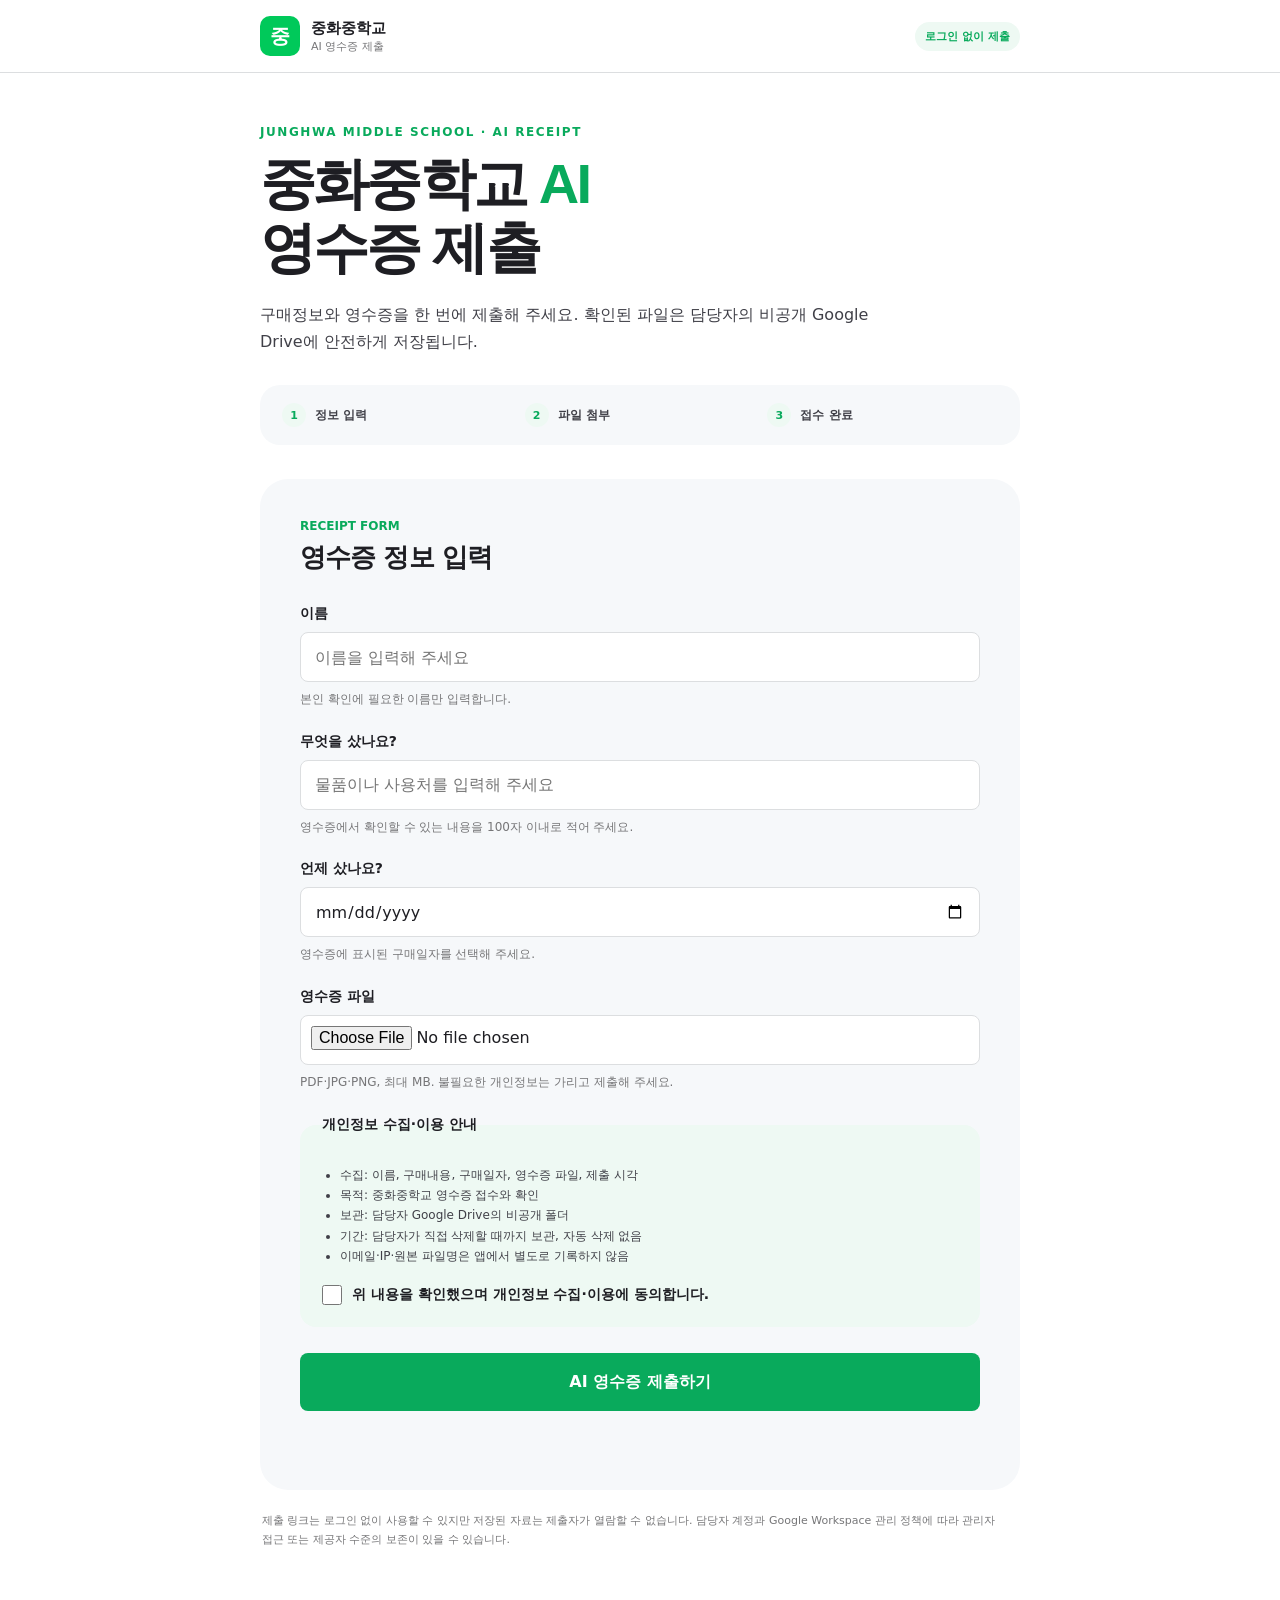
<file: apps-script/Index.html>
<!DOCTYPE html>
<html lang="ko">
  <head>
    <base target="_top">
    <meta charset="utf-8">
    <style>
      :root {
        color-scheme: light;
        --green: #09aa5c;
        --green-hover: #0b9552;
        --green-brand: #00c95a;
        --green-tint: #eef9f3;
        --ink: #1e1e23;
        --body: #404048;
        --muted: #767678;
        --surface: #f6f8fa;
        --line: #dcdee0;
        --white: #ffffff;
        --danger: #d93025;
      }

      * { box-sizing: border-box; }
      body {
        margin: 0;
        min-height: 100vh;
        color: var(--ink);
        background: var(--white);
        font-family: "Pretendard", "Noto Sans KR", system-ui, -apple-system, BlinkMacSystemFont, "Segoe UI", sans-serif;
        word-break: keep-all;
      }
      .topbar { border-bottom: 1px solid var(--line); }
      .topbar-inner { width: min(100% - 32px, 760px); min-height: 72px; margin: 0 auto; display: flex; align-items: center; justify-content: space-between; gap: 16px; }
      .brand { display: inline-flex; align-items: center; gap: 11px; }
      .brand-mark { width: 40px; height: 40px; display: grid; place-items: center; border-radius: 10px; background: var(--green-brand); color: var(--white); font: 800 20px/1 "NanumSquare Neo", "Pretendard", sans-serif; }
      .brand-copy { display: grid; gap: 1px; }
      .brand-copy strong { font-size: 15px; }
      .brand-copy small { color: var(--muted); font-size: 11px; }
      .access-badge { padding: 7px 10px; border-radius: 9999px; background: var(--green-tint); color: var(--green); font-size: 11px; font-weight: 800; }

      main { width: min(100% - 32px, 760px); margin: 0 auto; padding: 52px 0 64px; }
      .eyebrow { margin: 0 0 13px; color: var(--green); font-size: 12px; font-weight: 800; letter-spacing: .13em; }
      h1 { margin: 0; font-family: "NanumSquare Neo", "Pretendard", "Noto Sans KR", sans-serif; font-size: clamp(38px, 8vw, 56px); font-weight: 800; line-height: 1.15; letter-spacing: -.05em; }
      h1 span { color: var(--green); }
      .intro { max-width: 620px; margin: 20px 0 30px; color: var(--body); font-size: 16px; line-height: 1.7; }
      .steps { margin: 0 0 34px; padding: 18px 22px; display: grid; grid-template-columns: repeat(3, 1fr); gap: 12px; border-radius: 20px; background: var(--surface); }
      .step { display: flex; align-items: center; gap: 9px; color: var(--body); font-size: 12px; font-weight: 700; }
      .step span { width: 24px; height: 24px; flex: 0 0 auto; display: grid; place-items: center; border-radius: 50%; background: var(--green-tint); color: var(--green); font-size: 11px; }

      .card { padding: clamp(24px, 5vw, 40px); border-radius: 28px; background: var(--surface); }
      .card-head { margin-bottom: 30px; }
      .card-kicker { margin: 0 0 7px; color: var(--green); font-size: 12px; font-weight: 800; }
      h2 { margin: 0; font-size: 26px; letter-spacing: -.035em; }
      .field { margin-bottom: 24px; }
      label, legend { display: block; margin-bottom: 9px; font-size: 14px; font-weight: 800; }
      input[type="text"], input[type="date"], input[type="file"] { width: 100%; min-height: 50px; border: 1px solid var(--line); border-radius: 8px; background: var(--white); color: var(--ink); font: inherit; }
      input[type="text"], input[type="date"] { padding: 12px 14px; }
      input[type="file"] { padding: 10px; }
      input:hover { border-color: #c8cacc; }
      input:focus { border-color: var(--green); outline: 1px solid var(--green); }
      button:focus-visible { outline: 3px solid rgba(9,170,92,.32); outline-offset: 3px; }
      .hint { margin: 8px 0 0; color: var(--muted); font-size: 12px; line-height: 1.55; }
      fieldset { margin: 6px 0 26px; padding: 22px; border: 0; border-radius: 16px; background: var(--green-tint); }
      legend { padding: 0; }
      .privacy-list { margin: 0 0 18px; padding-left: 18px; color: var(--body); font-size: 12px; line-height: 1.7; }
      .consent { display: flex; align-items: flex-start; gap: 10px; margin: 0; color: var(--ink); line-height: 1.5; }
      .consent input { width: 20px; height: 20px; flex: 0 0 auto; margin: 1px 0 0; accent-color: var(--green); }
      button { width: 100%; min-height: 58px; border: 0; border-radius: 8px; background: var(--green); color: var(--white); font: inherit; font-size: 16px; font-weight: 800; cursor: pointer; transition: background-color 100ms ease; }
      button:hover { background: var(--green-hover); }
      button:disabled { cursor: wait; background: #aaaaac; }
      .status { min-height: 24px; margin: 15px 0 0; text-align: center; font-size: 13px; font-weight: 700; line-height: 1.5; }
      .status.error { color: var(--danger); }
      .status.success { color: var(--green); }
      .after-submit { display: none; margin-top: 20px; padding: 22px; border-radius: 16px; background: var(--green-tint); color: var(--body); text-align: center; }
      .after-submit strong { display: block; margin: 7px 0; color: var(--green); font-size: 20px; }
      .privacy-footnote { margin: 22px 2px 0; color: var(--muted); font-size: 11px; line-height: 1.65; }
      .bot-trap { position: absolute; left: -10000px; width: 1px; height: 1px; overflow: hidden; }

      @media (max-width: 620px) {
        .brand-copy small { display: none; }
        main { padding-top: 40px; }
        .steps { grid-template-columns: 1fr; gap: 10px; }
        .card { border-radius: 20px; }
      }
      @media (prefers-reduced-motion: reduce) { button { transition: none; } }
    </style>
  </head>
  <body>
    <header class="topbar">
      <div class="topbar-inner">
        <div class="brand">
          <span class="brand-mark" aria-hidden="true">중</span>
          <span class="brand-copy"><strong>중화중학교</strong><small>AI 영수증 제출</small></span>
        </div>
        <span class="access-badge">로그인 없이 제출</span>
      </div>
    </header>

    <main>
      <p class="eyebrow">JUNGHWA MIDDLE SCHOOL · AI RECEIPT</p>
      <h1>중화중학교 <span>AI</span><br>영수증 제출</h1>
      <p class="intro">구매정보와 영수증을 한 번에 제출해 주세요. 확인된 파일은 담당자의 비공개 Google Drive에 안전하게 저장됩니다.</p>

      <div class="steps" aria-label="제출 순서">
        <div class="step"><span>1</span>정보 입력</div>
        <div class="step"><span>2</span>파일 첨부</div>
        <div class="step"><span>3</span>접수 완료</div>
      </div>

      <section class="card" aria-labelledby="form-title">
        <div class="card-head">
          <p class="card-kicker">RECEIPT FORM</p>
          <h2 id="form-title">영수증 정보 입력</h2>
        </div>

        <form id="receipt-form" novalidate>
          <div class="field">
            <label for="submitter-name">이름</label>
            <input id="submitter-name" name="submitterName" type="text" minlength="2" maxlength="50" autocomplete="name" placeholder="이름을 입력해 주세요" required>
            <p class="hint">본인 확인에 필요한 이름만 입력합니다.</p>
          </div>

          <div class="field">
            <label for="purchase-description">무엇을 샀나요?</label>
            <input id="purchase-description" name="purchaseDescription" type="text" maxlength="100" autocomplete="off" placeholder="물품이나 사용처를 입력해 주세요" required>
            <p class="hint">영수증에서 확인할 수 있는 내용을 100자 이내로 적어 주세요.</p>
          </div>

          <div class="field">
            <label for="purchase-date">언제 샀나요?</label>
            <input id="purchase-date" name="purchaseDate" type="date" required>
            <p class="hint">영수증에 표시된 구매일자를 선택해 주세요.</p>
          </div>

          <div class="field">
            <label for="receipt-file">영수증 파일</label>
            <input id="receipt-file" name="receiptFile" type="file" accept=".pdf,.jpg,.jpeg,.png,application/pdf,image/jpeg,image/png" required>
            <p class="hint">PDF·JPG·PNG, 최대 <?= maxFileMb ?>MB. 불필요한 개인정보는 가리고 제출해 주세요.</p>
          </div>

          <fieldset>
            <legend>개인정보 수집·이용 안내</legend>
            <ul class="privacy-list">
              <li>수집: 이름, 구매내용, 구매일자, 영수증 파일, 제출 시각</li>
              <li>목적: 중화중학교 영수증 접수와 확인</li>
              <li>보관: 담당자 Google Drive의 비공개 폴더</li>
              <li>기간: 담당자가 직접 삭제할 때까지 보관, 자동 삭제 없음</li>
              <li>이메일·IP·원본 파일명은 앱에서 별도로 기록하지 않음</li>
            </ul>
            <label class="consent" for="consent">
              <input id="consent" name="consent" type="checkbox" value="yes" required>
              <span>위 내용을 확인했으며 개인정보 수집·이용에 동의합니다.</span>
            </label>
          </fieldset>

          <div class="bot-trap" aria-hidden="true">
            <label for="website">웹사이트</label>
            <input id="website" name="website" type="text" tabindex="-1" autocomplete="off">
          </div>
          <input id="submission-nonce" name="submissionNonce" type="hidden">
          <button id="submit-button" type="submit">AI 영수증 제출하기</button>
          <p id="status" class="status" role="status" aria-live="polite"></p>
        </form>

        <div id="after-submit" class="after-submit" aria-live="polite">
          중화중학교 영수증 접수가 완료되었습니다.
          <strong id="reference"></strong>
          <span>필요하면 접수번호를 메모해 주세요.</span>
        </div>
      </section>

      <p class="privacy-footnote">제출 링크는 로그인 없이 사용할 수 있지만 저장된 자료는 제출자가 열람할 수 없습니다. 담당자 계정과 Google Workspace 관리 정책에 따라 관리자 접근 또는 제공자 수준의 보존이 있을 수 있습니다.</p>
    </main>

    <script>
      (function () {
        'use strict';

        const form = document.getElementById('receipt-form');
        const fileInput = document.getElementById('receipt-file');
        const purchaseDateInput = document.getElementById('purchase-date');
        const nonceInput = document.getElementById('submission-nonce');
        const button = document.getElementById('submit-button');
        const status = document.getElementById('status');
        const afterSubmit = document.getElementById('after-submit');
        const reference = document.getElementById('reference');
        const maxBytes = <?= maxFileMb ?> * 1024 * 1024;
        const allowedTypes = new Set(['application/pdf', 'image/jpeg', 'image/png']);

        function newNonce() {
          nonceInput.value = crypto.randomUUID();
        }

        function todayIso() {
          const today = new Date();
          const year = String(today.getFullYear());
          const month = String(today.getMonth() + 1).padStart(2, '0');
          const day = String(today.getDate()).padStart(2, '0');
          return year + '-' + month + '-' + day;
        }

        function setStatus(message, type) {
          status.textContent = message;
          status.className = 'status' + (type ? ' ' + type : '');
        }

        function unlock() {
          button.disabled = false;
          button.textContent = 'AI 영수증 제출하기';
        }

        newNonce();
        purchaseDateInput.max = todayIso();

        form.addEventListener('submit', function (event) {
          event.preventDefault();
          setStatus('', '');

          if (!form.reportValidity()) return;

          const file = fileInput.files[0];
          if (!file || !allowedTypes.has(file.type)) {
            setStatus('PDF, JPG, PNG 파일만 선택해 주세요.', 'error');
            return;
          }
          if (file.size <= 0 || file.size > maxBytes) {
            setStatus('파일은 비어 있지 않아야 하며 <?= maxFileMb ?>MB 이하여야 합니다.', 'error');
            return;
          }

          button.disabled = true;
          button.textContent = '안전하게 저장 중…';
          setStatus('중화중학교 비공개 Drive에 저장하고 있습니다.', '');

          google.script.run
            .withSuccessHandler(function (result) {
              if (!result || !result.ok) {
                setStatus('제출 결과를 확인할 수 없습니다. 다시 시도해 주세요.', 'error');
                unlock();
                return;
              }
              form.reset();
              newNonce();
              reference.textContent = result.reference;
              afterSubmit.style.display = 'block';
              setStatus('영수증 접수가 완료되었습니다.', 'success');
              button.textContent = '접수 완료';
            })
            .withFailureHandler(function (error) {
              const message = error && error.message
                ? String(error.message).replace(/^Exception:\s*/, '')
                : '제출하지 못했습니다. 잠시 후 다시 시도해 주세요.';
              setStatus(message, 'error');
              unlock();
            })
            .submitReceipt(form);
        });
      })();
    </script>
  </body>
</html>
</file>
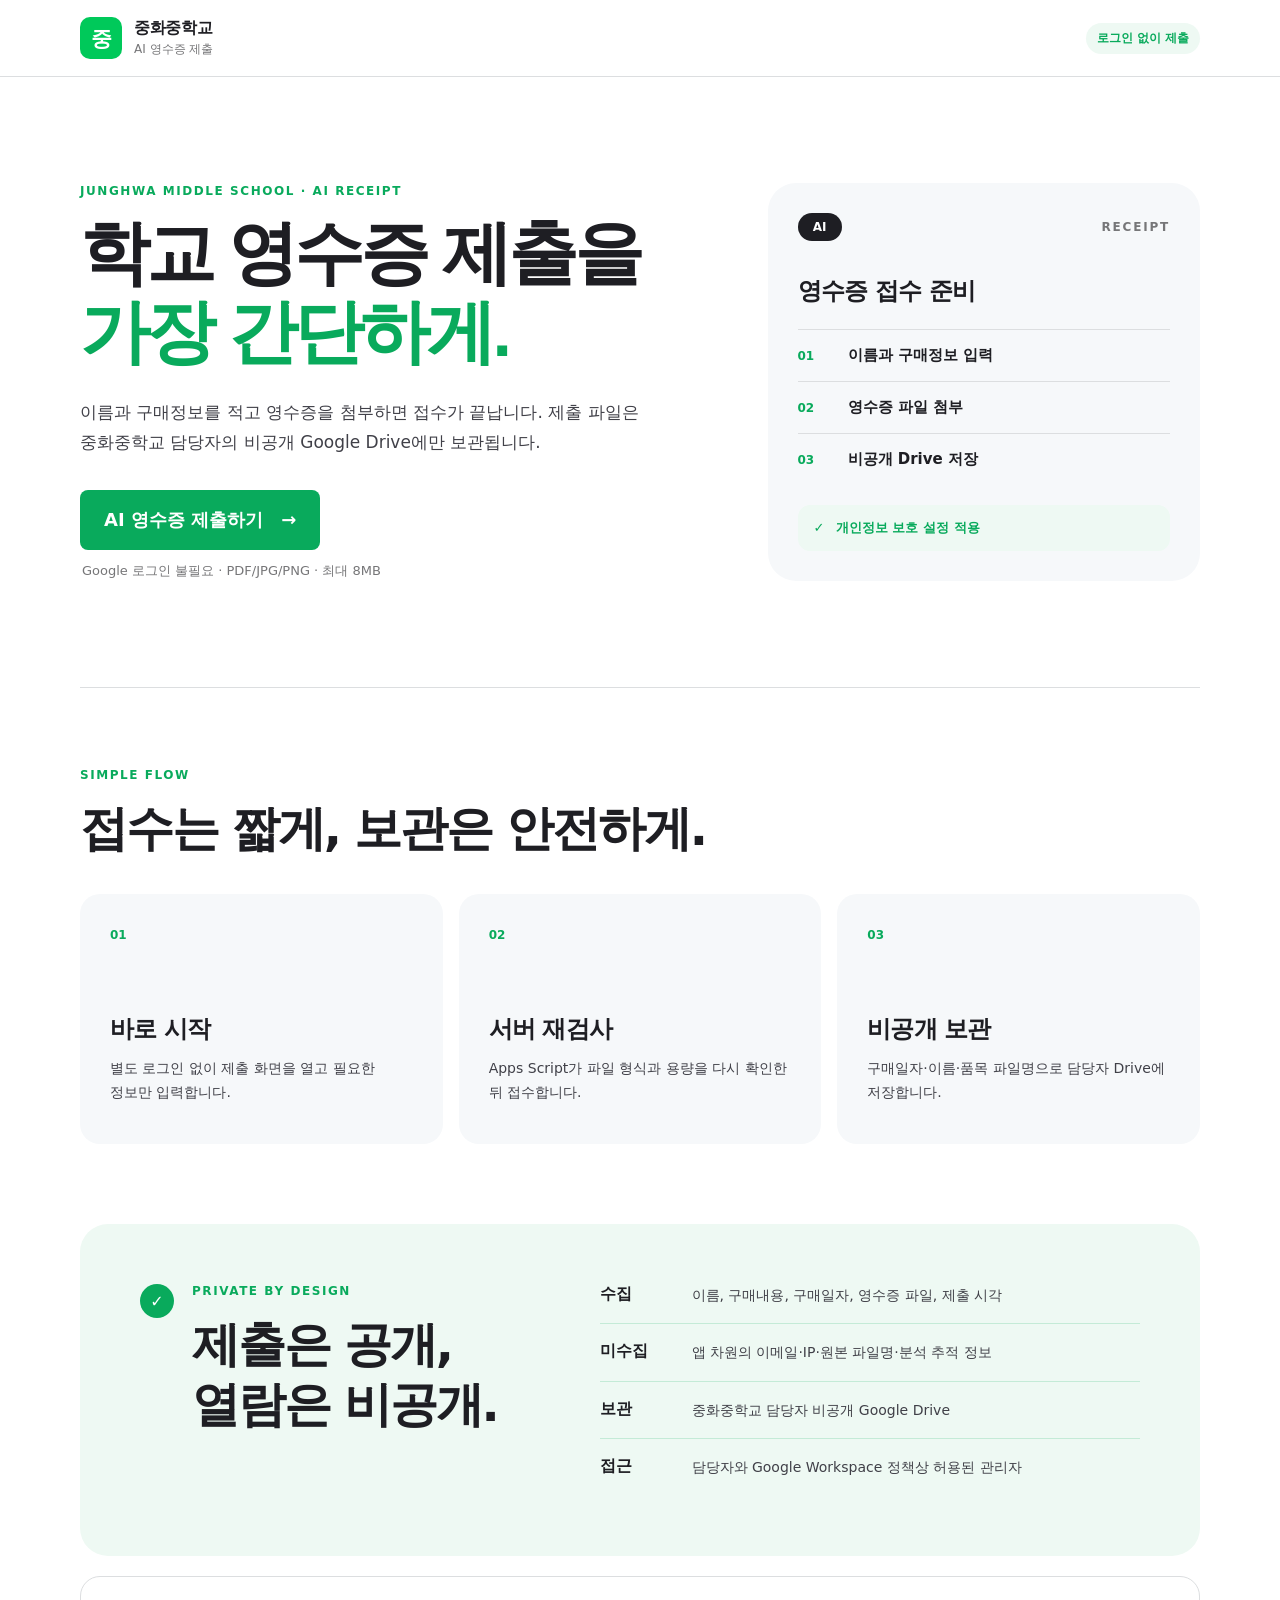
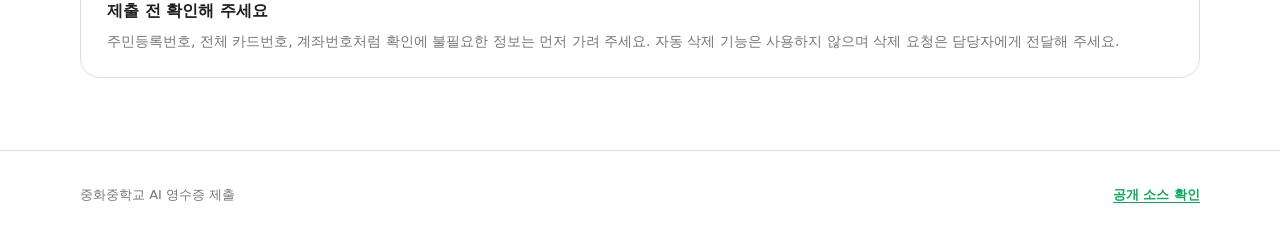
<file: docs/index.html>
<!doctype html>
<html lang="ko">
  <head>
    <meta charset="utf-8">
    <meta name="viewport" content="width=device-width, initial-scale=1">
    <meta name="referrer" content="no-referrer">
    <meta http-equiv="Content-Security-Policy" content="default-src 'none'; style-src 'self'; img-src 'self'; font-src 'self'; base-uri 'none'; form-action 'none'; frame-ancestors 'none'; upgrade-insecure-requests">
    <title>중화중학교 AI 영수증 제출</title>
    <link rel="stylesheet" href="styles.css">
  </head>
  <body>
    <header class="site-header">
      <nav class="topbar" aria-label="서비스 정보">
        <div class="brand">
          <span class="brand-mark" aria-hidden="true">중</span>
          <span class="brand-copy"><strong>중화중학교</strong><small>AI 영수증 제출</small></span>
        </div>
        <span class="access-badge">로그인 없이 제출</span>
      </nav>
    </header>

    <main>
      <section class="hero" aria-labelledby="hero-title">
        <div class="hero-copy">
          <p class="eyebrow">JUNGHWA MIDDLE SCHOOL · AI RECEIPT</p>
          <h1 id="hero-title">학교 영수증 제출을<br><span>가장 간단하게.</span></h1>
          <p class="lead">이름과 구매정보를 적고 영수증을 첨부하면 접수가 끝납니다. 제출 파일은 중화중학교 담당자의 비공개 Google Drive에만 보관됩니다.</p>
          <a class="primary" href="https://script.google.com/macros/s/AKfycbyC_qsLJScQGt4_yyDbNDVPpmgJq5qQEhKpr_cKYfQuMkSJ05WF6n7SNIKfpF9IJKpx/exec" rel="noreferrer">
            AI 영수증 제출하기 <span aria-hidden="true">→</span>
          </a>
          <p class="account-note">Google 로그인 불필요 · PDF/JPG/PNG · 최대 8MB</p>
        </div>

        <div class="receipt-card" aria-label="제출 과정 요약">
          <div class="receipt-head">
            <span class="ai-mark">AI</span>
            <span>RECEIPT</span>
          </div>
          <p class="receipt-title">영수증 접수 준비</p>
          <ol>
            <li><span>01</span><strong>이름과 구매정보 입력</strong></li>
            <li><span>02</span><strong>영수증 파일 첨부</strong></li>
            <li><span>03</span><strong>비공개 Drive 저장</strong></li>
          </ol>
          <div class="receipt-status"><span aria-hidden="true">✓</span> 개인정보 보호 설정 적용</div>
        </div>
      </section>

      <section class="flow" aria-labelledby="flow-title">
        <p class="section-label">SIMPLE FLOW</p>
        <h2 id="flow-title">접수는 짧게, 보관은 안전하게.</h2>
        <div class="feature-grid">
          <article>
            <span class="feature-number">01</span>
            <h3>바로 시작</h3>
            <p>별도 로그인 없이 제출 화면을 열고 필요한 정보만 입력합니다.</p>
          </article>
          <article>
            <span class="feature-number">02</span>
            <h3>서버 재검사</h3>
            <p>Apps Script가 파일 형식과 용량을 다시 확인한 뒤 접수합니다.</p>
          </article>
          <article>
            <span class="feature-number">03</span>
            <h3>비공개 보관</h3>
            <p>구매일자·이름·품목 파일명으로 담당자 Drive에 저장합니다.</p>
          </article>
        </div>
      </section>

      <section class="privacy" aria-labelledby="privacy-title">
        <div class="privacy-heading">
          <span class="privacy-icon" aria-hidden="true">✓</span>
          <div>
            <p class="section-label">PRIVATE BY DESIGN</p>
            <h2 id="privacy-title">제출은 공개,<br>열람은 비공개.</h2>
          </div>
        </div>
        <dl>
          <div><dt>수집</dt><dd>이름, 구매내용, 구매일자, 영수증 파일, 제출 시각</dd></div>
          <div><dt>미수집</dt><dd>앱 차원의 이메일·IP·원본 파일명·분석 추적 정보</dd></div>
          <div><dt>보관</dt><dd>중화중학교 담당자 비공개 Google Drive</dd></div>
          <div><dt>접근</dt><dd>담당자와 Google Workspace 정책상 허용된 관리자</dd></div>
        </dl>
      </section>

      <aside class="notice">
        <strong>제출 전 확인해 주세요</strong>
        <p>주민등록번호, 전체 카드번호, 계좌번호처럼 확인에 불필요한 정보는 먼저 가려 주세요. 자동 삭제 기능은 사용하지 않으며 삭제 요청은 담당자에게 전달해 주세요.</p>
      </aside>
    </main>

    <footer>
      <div class="footer-inner">
        <span>중화중학교 AI 영수증 제출</span>
        <a href="https://github.com/kdynt17/receipt-uploader" rel="noreferrer">공개 소스 확인</a>
      </div>
    </footer>
  </body>
</html>
</file>
<file: docs/styles.css>
:root {
  color-scheme: light;
  --green: #09aa5c;
  --green-hover: #0b9552;
  --green-brand: #00c95a;
  --green-tint: #eef9f3;
  --ink: #1e1e23;
  --body: #404048;
  --muted: #767678;
  --surface: #f6f8fa;
  --surface-alt: #f3f5f7;
  --line: #dcdee0;
  --white: #ffffff;
}

* { box-sizing: border-box; }
html { scroll-behavior: smooth; }
body {
  margin: 0;
  color: var(--ink);
  background: var(--white);
  font-family: "Pretendard", "Noto Sans KR", system-ui, -apple-system, BlinkMacSystemFont, "Segoe UI", sans-serif;
  word-break: keep-all;
}

a { color: inherit; }
a:focus-visible { outline: 3px solid var(--green); outline-offset: 4px; }
.site-header { border-bottom: 1px solid var(--line); background: var(--white); }
.topbar {
  width: min(1120px, calc(100% - 40px));
  min-height: 76px;
  margin: 0 auto;
  display: flex;
  align-items: center;
  justify-content: space-between;
  gap: 20px;
}
.brand { display: inline-flex; align-items: center; gap: 12px; }
.brand-mark {
  width: 42px;
  height: 42px;
  display: grid;
  place-items: center;
  border-radius: 10px;
  background: var(--green-brand);
  color: var(--white);
  font: 800 21px/1 "NanumSquare Neo", "Pretendard", sans-serif;
}
.brand-copy { display: grid; gap: 2px; }
.brand-copy strong { font-size: 16px; letter-spacing: -.02em; }
.brand-copy small { color: var(--muted); font-size: 12px; }
.access-badge {
  padding: 7px 11px;
  border-radius: 9999px;
  background: var(--green-tint);
  color: var(--green);
  font-size: 12px;
  font-weight: 700;
}

main { width: min(1120px, calc(100% - 40px)); margin: 0 auto; }
.hero {
  min-height: 610px;
  display: grid;
  grid-template-columns: minmax(0, 1.15fr) minmax(320px, .85fr);
  align-items: center;
  gap: clamp(48px, 8vw, 104px);
  padding: 72px 0;
}
.eyebrow, .section-label {
  margin: 0 0 16px;
  color: var(--green);
  font-size: 12px;
  font-weight: 800;
  letter-spacing: .13em;
}
h1 {
  margin: 0;
  font-family: "NanumSquare Neo", "Pretendard", "Noto Sans KR", sans-serif;
  font-size: clamp(42px, 6.4vw, 70px);
  font-weight: 800;
  line-height: 1.13;
  letter-spacing: -.055em;
}
h1 span { color: var(--green); }
.lead { max-width: 650px; margin: 26px 0 32px; color: var(--body); font-size: 17px; line-height: 1.75; }
.primary {
  min-height: 60px;
  display: inline-flex;
  align-items: center;
  justify-content: center;
  gap: 18px;
  padding: 16px 24px;
  border-radius: 8px;
  background: var(--green);
  color: var(--white);
  text-decoration: none;
  font-size: 18px;
  font-weight: 800;
  transition: background-color 100ms ease;
}
.primary:hover { background: var(--green-hover); }
.account-note { margin: 12px 2px 0; color: var(--muted); font-size: 13px; }

.receipt-card {
  padding: 30px;
  border-radius: 28px;
  background: var(--surface);
}
.receipt-head { display: flex; align-items: center; justify-content: space-between; color: var(--muted); font-size: 12px; font-weight: 800; letter-spacing: .15em; }
.ai-mark { display: grid; place-items: center; width: 44px; height: 28px; border-radius: 9999px; background: var(--ink); color: var(--white); letter-spacing: 0; }
.receipt-title { margin: 34px 0 22px; font-size: 24px; font-weight: 800; letter-spacing: -.03em; }
.receipt-card ol { margin: 0; padding: 0; list-style: none; }
.receipt-card li { display: grid; grid-template-columns: 38px 1fr; align-items: center; gap: 12px; padding: 16px 0; border-top: 1px solid var(--line); }
.receipt-card li span { color: var(--green); font-size: 12px; font-weight: 800; }
.receipt-card li strong { font-size: 15px; }
.receipt-status { margin-top: 20px; padding: 14px 16px; border-radius: 12px; background: var(--green-tint); color: var(--green); font-size: 13px; font-weight: 700; }
.receipt-status span { margin-right: 7px; }

.flow { padding: 80px 0; border-top: 1px solid var(--line); }
h2 { margin: 0; font-size: clamp(32px, 4.2vw, 48px); line-height: 1.25; letter-spacing: -.045em; }
.feature-grid { margin-top: 36px; display: grid; grid-template-columns: repeat(3, 1fr); gap: 16px; }
.feature-grid article { min-height: 250px; padding: 30px; border-radius: 20px; background: var(--surface); }
.feature-number { color: var(--green); font-size: 12px; font-weight: 800; }
.feature-grid h3 { margin: 70px 0 12px; font-size: 24px; letter-spacing: -.035em; }
.feature-grid p { margin: 0; color: var(--body); font-size: 14px; line-height: 1.7; }

.privacy { margin: 0 0 20px; padding: clamp(32px, 6vw, 60px); display: grid; grid-template-columns: .85fr 1.15fr; gap: 60px; border-radius: 28px; background: var(--green-tint); }
.privacy-heading { display: flex; gap: 18px; align-items: flex-start; }
.privacy-icon { width: 34px; height: 34px; flex: 0 0 auto; display: grid; place-items: center; border-radius: 50%; background: var(--green); color: var(--white); font-weight: 800; }
.privacy dl { margin: 0; }
.privacy dl div { display: grid; grid-template-columns: 74px 1fr; gap: 18px; padding: 17px 0; border-bottom: 1px solid rgba(9, 170, 92, .18); }
.privacy dl div:first-child { padding-top: 0; }
.privacy dl div:last-child { border-bottom: 0; }
.privacy dt { font-weight: 800; }
.privacy dd { margin: 0; color: var(--body); font-size: 14px; line-height: 1.6; }

.notice { margin: 20px 0 72px; padding: 24px 26px; border: 1px solid var(--line); border-radius: 20px; background: var(--white); }
.notice strong { display: block; margin-bottom: 8px; }
.notice p { margin: 0; color: var(--muted); font-size: 14px; line-height: 1.65; }
footer { border-top: 1px solid var(--line); }
.footer-inner { width: min(1120px, calc(100% - 40px)); min-height: 88px; margin: 0 auto; display: flex; justify-content: space-between; align-items: center; gap: 20px; color: var(--muted); font-size: 13px; }
.footer-inner a { color: var(--green); font-weight: 700; text-underline-offset: 3px; }

@media (max-width: 760px) {
  .topbar, main, .footer-inner { width: min(100% - 28px, 1120px); }
  .topbar { min-height: 68px; }
  .brand-copy small { display: none; }
  .hero { min-height: auto; grid-template-columns: 1fr; gap: 40px; padding: 56px 0; }
  h1 { font-size: clamp(38px, 12vw, 54px); }
  .lead { font-size: 16px; }
  .primary { width: 100%; }
  .receipt-card { padding: 24px; border-radius: 20px; }
  .flow { padding: 60px 0; }
  .feature-grid, .privacy { grid-template-columns: 1fr; }
  .feature-grid article { min-height: auto; }
  .feature-grid h3 { margin-top: 38px; }
  .privacy { gap: 38px; border-radius: 20px; }
  .notice { margin-bottom: 50px; }
  .footer-inner { min-height: 110px; flex-direction: column; justify-content: center; align-items: flex-start; }
}

@media (prefers-reduced-motion: reduce) {
  html { scroll-behavior: auto; }
  .primary { transition: none; }
}
</file>
